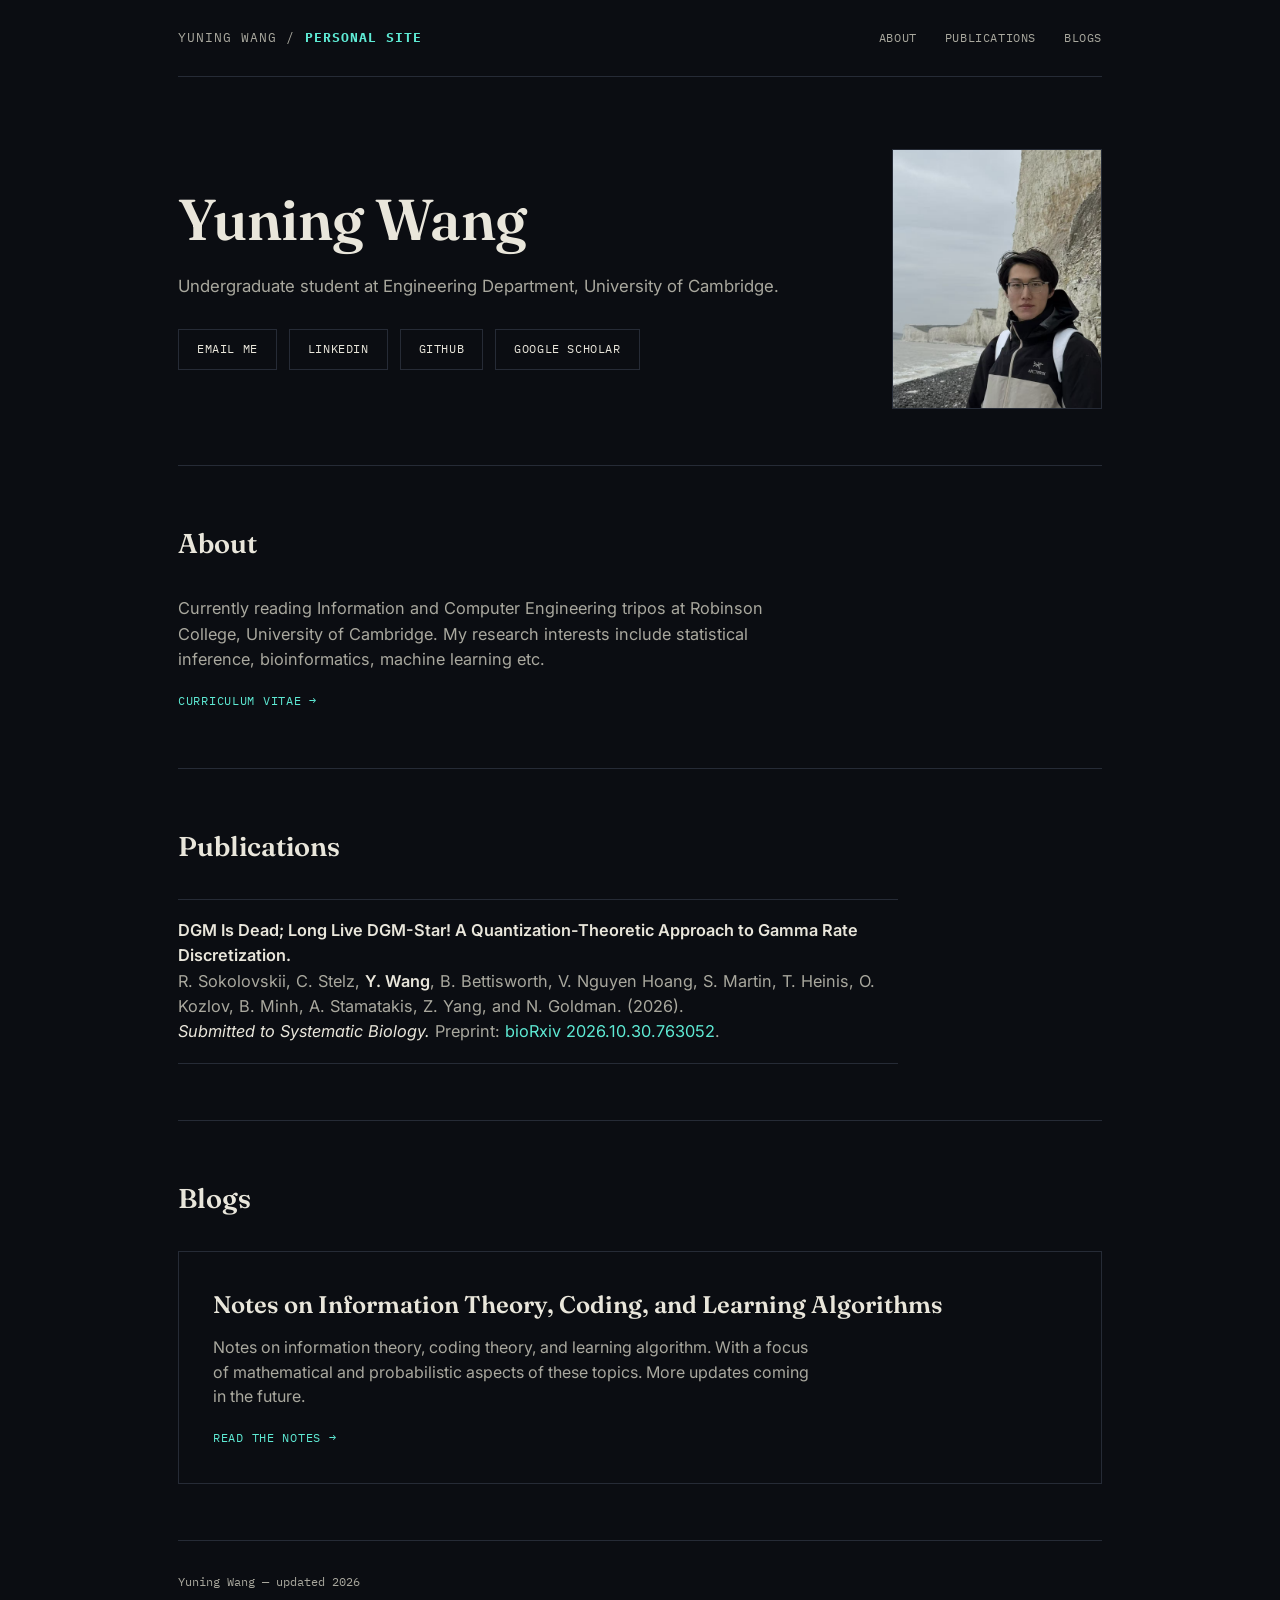
<file: index.html>
<!DOCTYPE html>
<html lang="en">
<head>
<meta charset="UTF-8">
<meta name="viewport" content="width=device-width, initial-scale=1.0">
<title>Yuning Wang</title>
<link rel="preconnect" href="https://fonts.googleapis.com">
<link href="https://fonts.googleapis.com/css2?family=Fraunces:opsz,wght@9..144,500;9..144,600&family=Inter:wght@400;500&family=IBM+Plex+Mono:wght@400;500&display=swap" rel="stylesheet">
<link rel="stylesheet" href="style.css">
</head>
<body>

<div class="wrap">
  <div class="topbar">
    <div class="brand">Yuning Wang / <strong>personal site</strong></div>
    <nav class="nav-links">
      <a href="#about">About</a>
      <a href="#publications">Publications</a>
      <a href="#blogs">Blogs</a>
    </nav>
  </div>

  <!-- ============ HERO ============ -->
  <section class="hero hero-split">
    <div class="hero-text">
      <h1>Yuning Wang</h1>
      <p>
        Undergraduate student at Engineering Department, University of Cambridge.
      </p>

      <div class="hero-links">
        <a class="btn" href="mailto:wangyuning20@gmail.com,yw751@cam.ac.uk">Email me</a>
        <a class="btn" href="https://www.linkedin.com/in/yuning-wang-02533724b" target="_blank">LinkedIn</a>
        <a class="btn" href="https://github.com/yuningww" target="_blank">GitHub</a>
        <a class="btn" href="https://scholar.google.com/citations?user=HOQuebcAAAAJ&hl=en" target="_blank">Google Scholar</a>
      </div>
    </div>

    <div class="hero-photo">
      <img src="images/profile.jpg" alt="Yuning Wang">
    </div>
  </section>

  <!-- ============ ABOUT ============ -->
  <section class="section" id="about">
    <div class="section-head">
      <h2>About</h2>
    </div>

    <p class="about-text">
      Currently reading Information and Computer Engineering tripos at Robinson College, University of Cambridge. My research interests include statistical inference, bioinformatics, machine learning etc.
    </p>

    <!-- CV lives at the site root as cv.pdf -->
    <a class="read-more" href="cv.pdf" target="_blank">Curriculum Vitae →</a>
  </section>

  <!-- ============ PUBLICATIONS ============ -->
  <section class="section" id="publications">
    <div class="section-head">
      <h2>Publications</h2>
    </div>

    <ul class="pub-list">
      <li class="pub-item">
        <strong>DGM Is Dead; Long Live DGM-Star! A Quantization-Theoretic Approach to Gamma Rate Discretization.</strong><br>
        R. Sokolovskii, C. Stelz, <strong>Y. Wang</strong>, B. Bettisworth, V. Nguyen Hoang, S. Martin, T. Heinis, O. Kozlov, B. Minh, A. Stamatakis, Z. Yang, and N. Goldman. (2026). <br>
        <em>Submitted to Systematic Biology.</em>
        Preprint: <a href="https://doi.org/10.64898/2026.10.30.763052" target="_blank">bioRxiv 2026.10.30.763052</a>.
      </li>
    </ul>
  </section>

  <!-- ============ NOTES (links out to /notes/) ============ -->
  <section class="section" id="blogs">
    <div class="section-head">
      <h2>Blogs</h2>
    </div>

    <a class="featured-card" href="notes/index.html">
      <h3>Notes on Information Theory, Coding, and Learning Algorithms</h3>
      <p>Notes on information theory, coding theory, and learning algorithm. With a focus of mathematical and probabilistic aspects of these topics. More updates coming in the future.
      </p>
      <span class="topic-open">Read the notes →</span>
    </a>
  </section>

  <footer>Yuning Wang — updated 2026</footer>
</div>

</body>
</html>
</file>
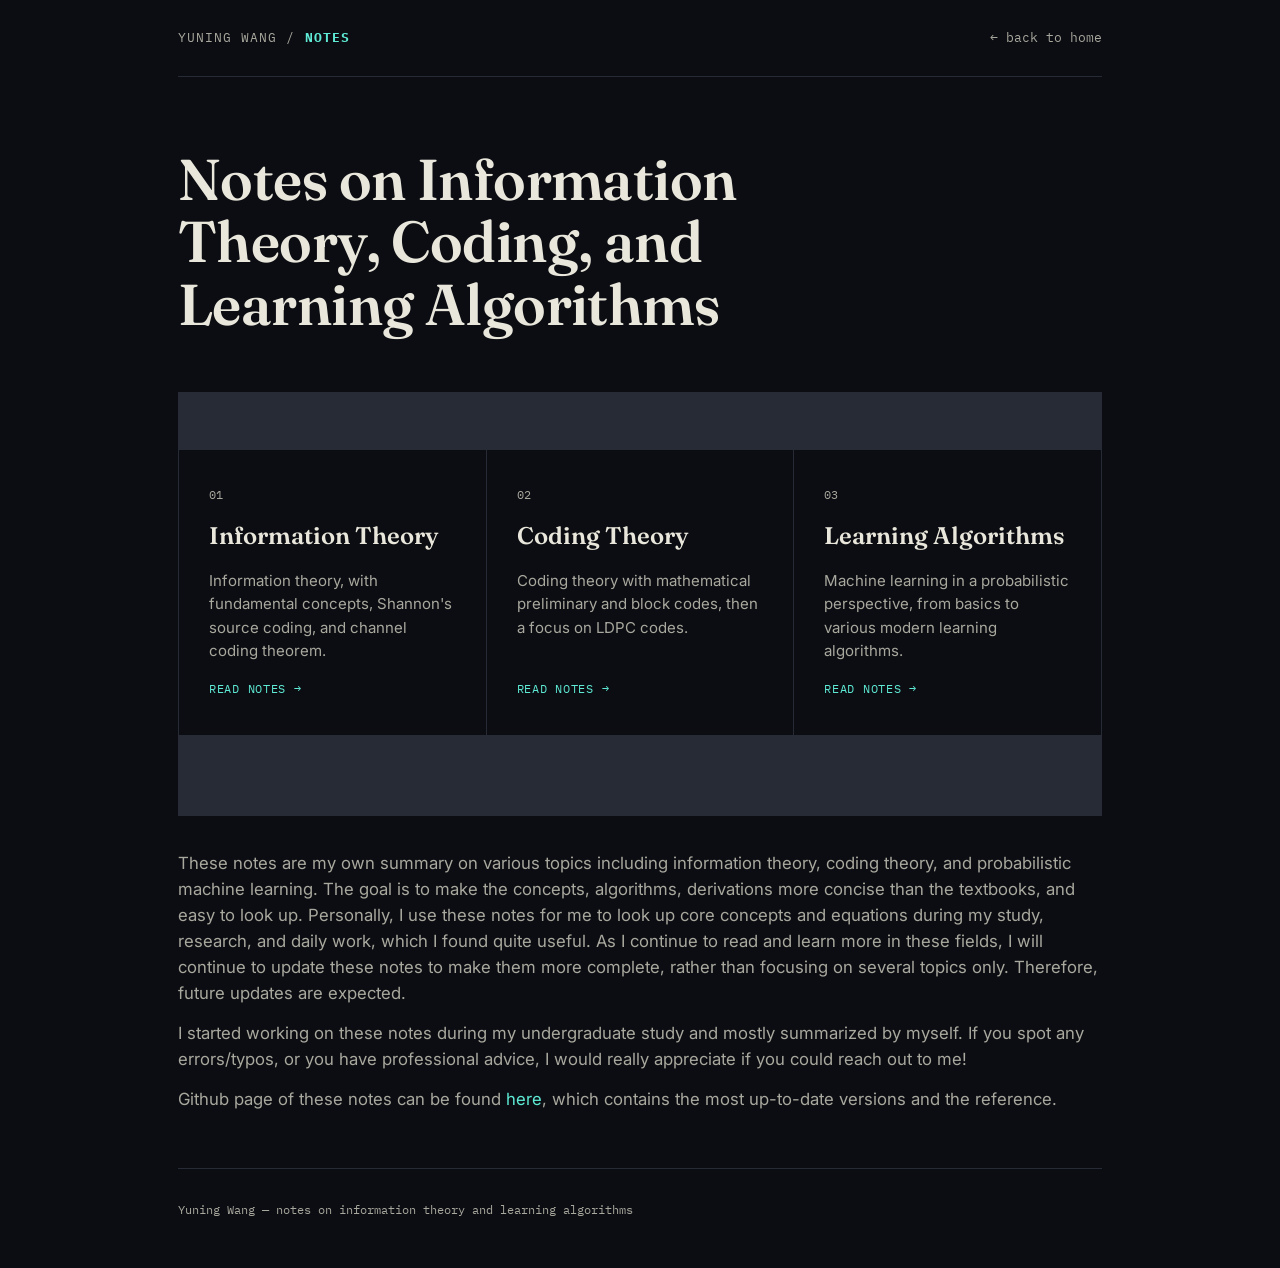
<file: notes/index.html>
<!DOCTYPE html>
<html lang="en">
<head>
<meta charset="UTF-8">
<meta name="viewport" content="width=device-width, initial-scale=1.0">
<title>Notes — Yuning Wang</title>
<link rel="preconnect" href="https://fonts.googleapis.com">
<link href="https://fonts.googleapis.com/css2?family=Fraunces:opsz,wght@9..144,500;9..144,600&family=Inter:wght@400;500&family=IBM+Plex+Mono:wght@400;500&display=swap" rel="stylesheet">
<link rel="stylesheet" href="../style.css">
</head>
<body>

<div class="wrap">
  <div class="topbar">
    <a class="brand" href="../index.html">Yuning Wang / <strong>notes</strong></a>
    <a class="back-link" href="../index.html">← back to home</a>
  </div>

  <section class="hero">
    <h1>Notes on Information Theory, Coding, and Learning Algorithms</h1>
  </section>

  <section class="topics">
    <a class="topic-card" href="information-theory.html">
      <div class="topic-index">01</div>
      <h2>Information Theory</h2>
      <p>Information theory, with fundamental concepts, Shannon's source coding, and channel coding theorem.</p>
      <span class="topic-open">Read notes →</span>
    </a>

    <a class="topic-card" href="coding-theory.html">
      <div class="topic-index">02</div>
      <h2>Coding Theory</h2>
      <p>Coding theory with mathematical preliminary and block codes, then a focus on LDPC codes.</p>
      <span class="topic-open">Read notes →</span>
    </a>

    <a class="topic-card" href="learning-algorithms.html">
      <div class="topic-index">03</div>
      <h2>Learning Algorithms</h2>
      <p>Machine learning in a probabilistic perspective, from basics to various modern learning algorithms.</p>
      <span class="topic-open">Read notes →</span>
    </a>
  </section>

  <section class="notes-intro">
    <div class="hero-intro">
      <p>
      <br>
      These notes are my own summary on various topics including information theory, coding theory, and probabilistic machine learning. The goal is to make the concepts, algorithms, derivations more concise than the textbooks, and easy to look up.
      Personally, I use these notes for me to look up core concepts and equations during my study, research, and daily work, which I found quite useful.
      As I continue to read and learn more in these fields, I will continue to update these notes to make them more complete, rather than focusing on several topics only. Therefore, future updates are expected.
      </p>
      <p>
      I started working on these notes during my undergraduate study and mostly summarized by myself. If you spot any errors/typos, or you have professional advice, I would really appreciate if you could reach out to me!
      </p>
      <p>
      Github page of these notes can be found <a href="https://github.com/yuningww/Notes-on-InformationTheory-and-LearningAlgorithms">here</a>, which contains the most up-to-date versions and the reference.
      </p>
    </div>
  </section>

  <footer>Yuning Wang — notes on information theory and learning algorithms</footer>
</div>

</body>
</html>
</file>
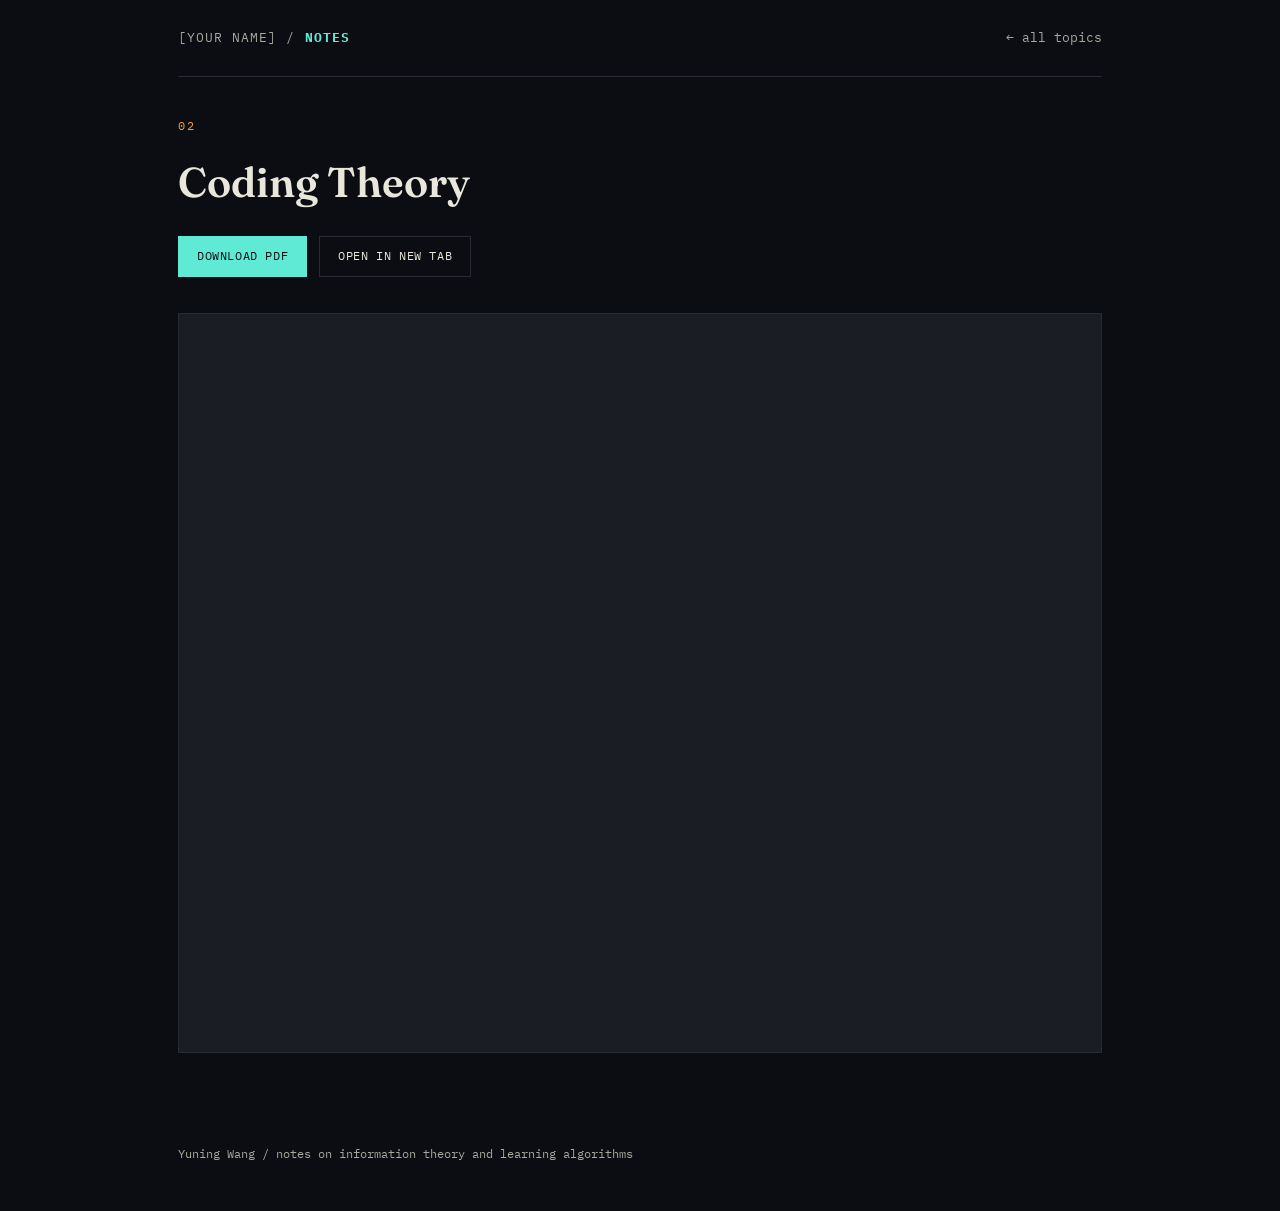
<file: notes/coding-theory.html>
<!DOCTYPE html>
<html lang="en">
<head>
<meta charset="UTF-8">
<meta name="viewport" content="width=device-width, initial-scale=1.0">
<title>Coding Theory — Notes</title>
<link rel="preconnect" href="https://fonts.googleapis.com">
<link href="https://fonts.googleapis.com/css2?family=Fraunces:opsz,wght@9..144,500;9..144,600&family=Inter:wght@400;500&family=IBM+Plex+Mono:wght@400;500&display=swap" rel="stylesheet">
<link rel="stylesheet" href="../style.css">
</head>
<body>

<div class="wrap">
  <div class="topbar">
    <a class="brand" href="../index.html">[your name] / <strong>notes</strong></a>
    <a class="back-link" href="index.html">← all topics</a>
  </div>

  <div class="reader-header">
    <div class="eyebrow">02</div>
    <h1>Coding Theory</h1>
    <div class="reader-actions">
      <a class="btn primary" href="pdfs/coding_notes.pdf" download>Download PDF</a>
      <a class="btn" href="pdfs/coding_notes.pdf" target="_blank">Open in new tab</a>
    </div>
  </div>

  <div class="pdf-frame-wrap">
    <iframe src="pdfs/coding_notes.pdf" title="Coding Theory notes">
      <p class="pdf-fallback">Your browser can't display embedded PDFs. <a href="pdfs/coding_notes.pdf">Download the PDF</a> instead.</p>
    </iframe>
  </div>

  <footer>Yuning Wang / notes on information theory and learning algorithms</footer>
</div>

</body>
</html>
</file>
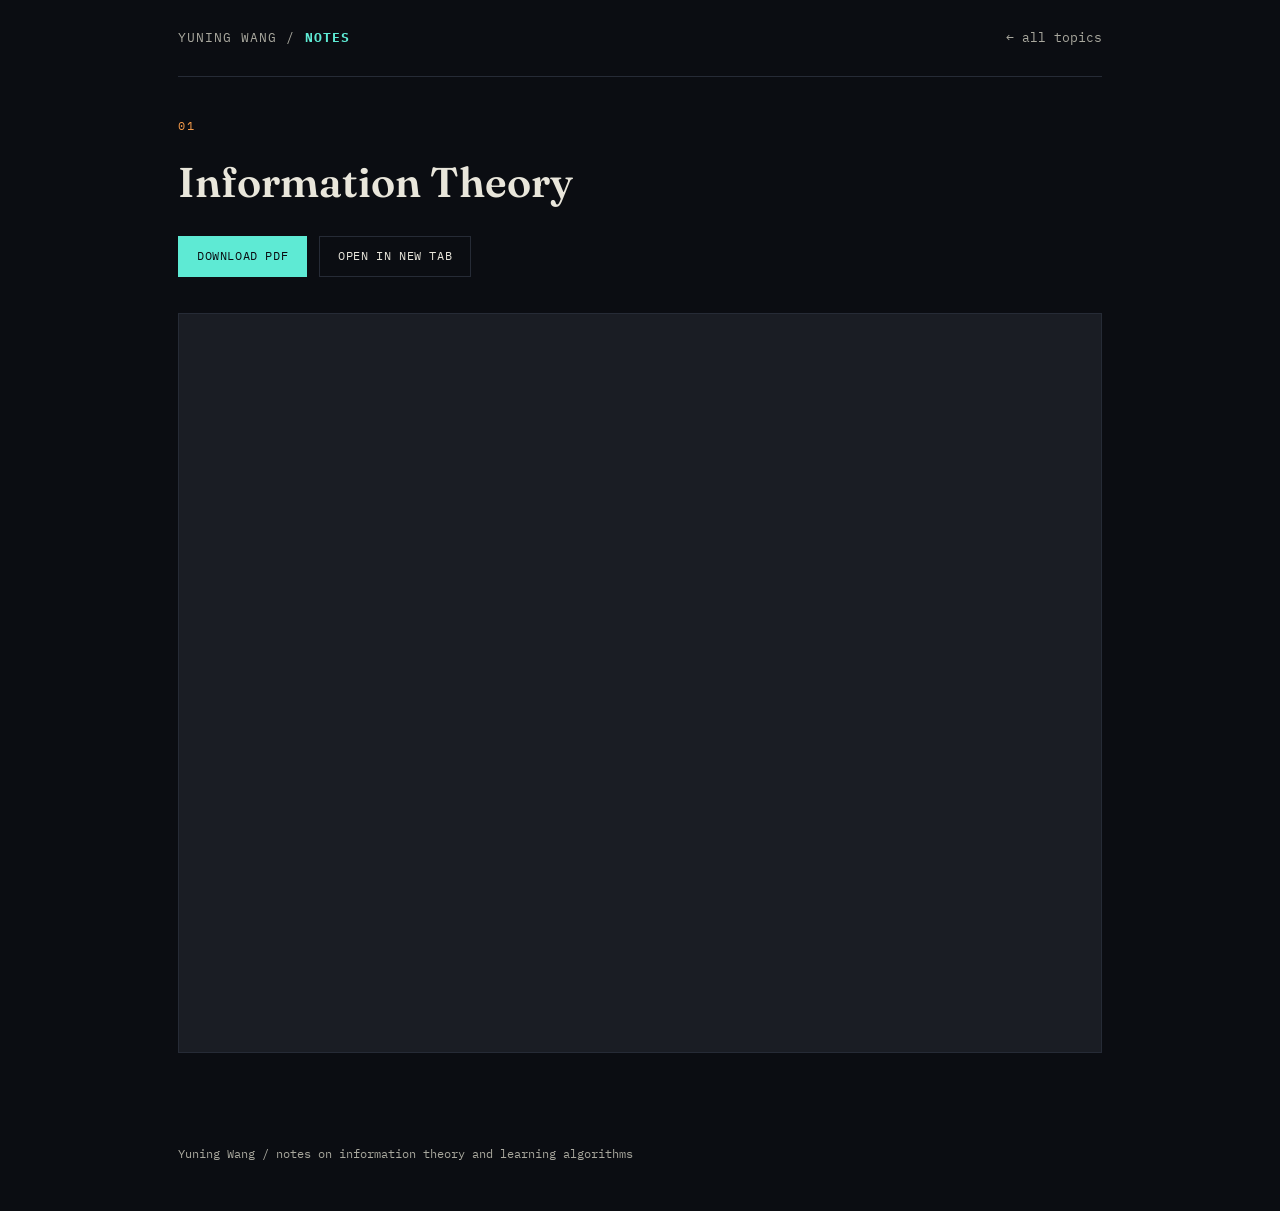
<file: notes/information-theory.html>
<!DOCTYPE html>
<html lang="en">
<head>
<meta charset="UTF-8">
<meta name="viewport" content="width=device-width, initial-scale=1.0">
<title>Information Theory — Notes</title>
<link rel="preconnect" href="https://fonts.googleapis.com">
<link href="https://fonts.googleapis.com/css2?family=Fraunces:opsz,wght@9..144,500;9..144,600&family=Inter:wght@400;500&family=IBM+Plex+Mono:wght@400;500&display=swap" rel="stylesheet">
<link rel="stylesheet" href="../style.css">
</head>
<body>

<div class="wrap">
  <div class="topbar">
    <a class="brand" href="../index.html">Yuning Wang / <strong>notes</strong></a>
    <a class="back-link" href="index.html">← all topics</a>
  </div>

  <div class="reader-header">
    <div class="eyebrow">01</div>
    <h1>Information Theory</h1>
    <div class="reader-actions">
      <a class="btn primary" href="pdfs/information_theory_notes.pdf" download>Download PDF</a>
      <a class="btn" href="pdfs/information_theory_notes.pdf" target="_blank">Open in new tab</a>
    </div>
  </div>

  <div class="pdf-frame-wrap">
    <iframe src="pdfs/information_theory_notes.pdf" title="Information Theory notes">
      <p class="pdf-fallback">Your browser can't display embedded PDFs. <a href="pdfs/information_theory_notes.pdf">Download the PDF</a> instead.</p>
    </iframe>
  </div>

  <footer>Yuning Wang / notes on information theory and learning algorithms</footer>
</div>

</body>
</html>
</file>
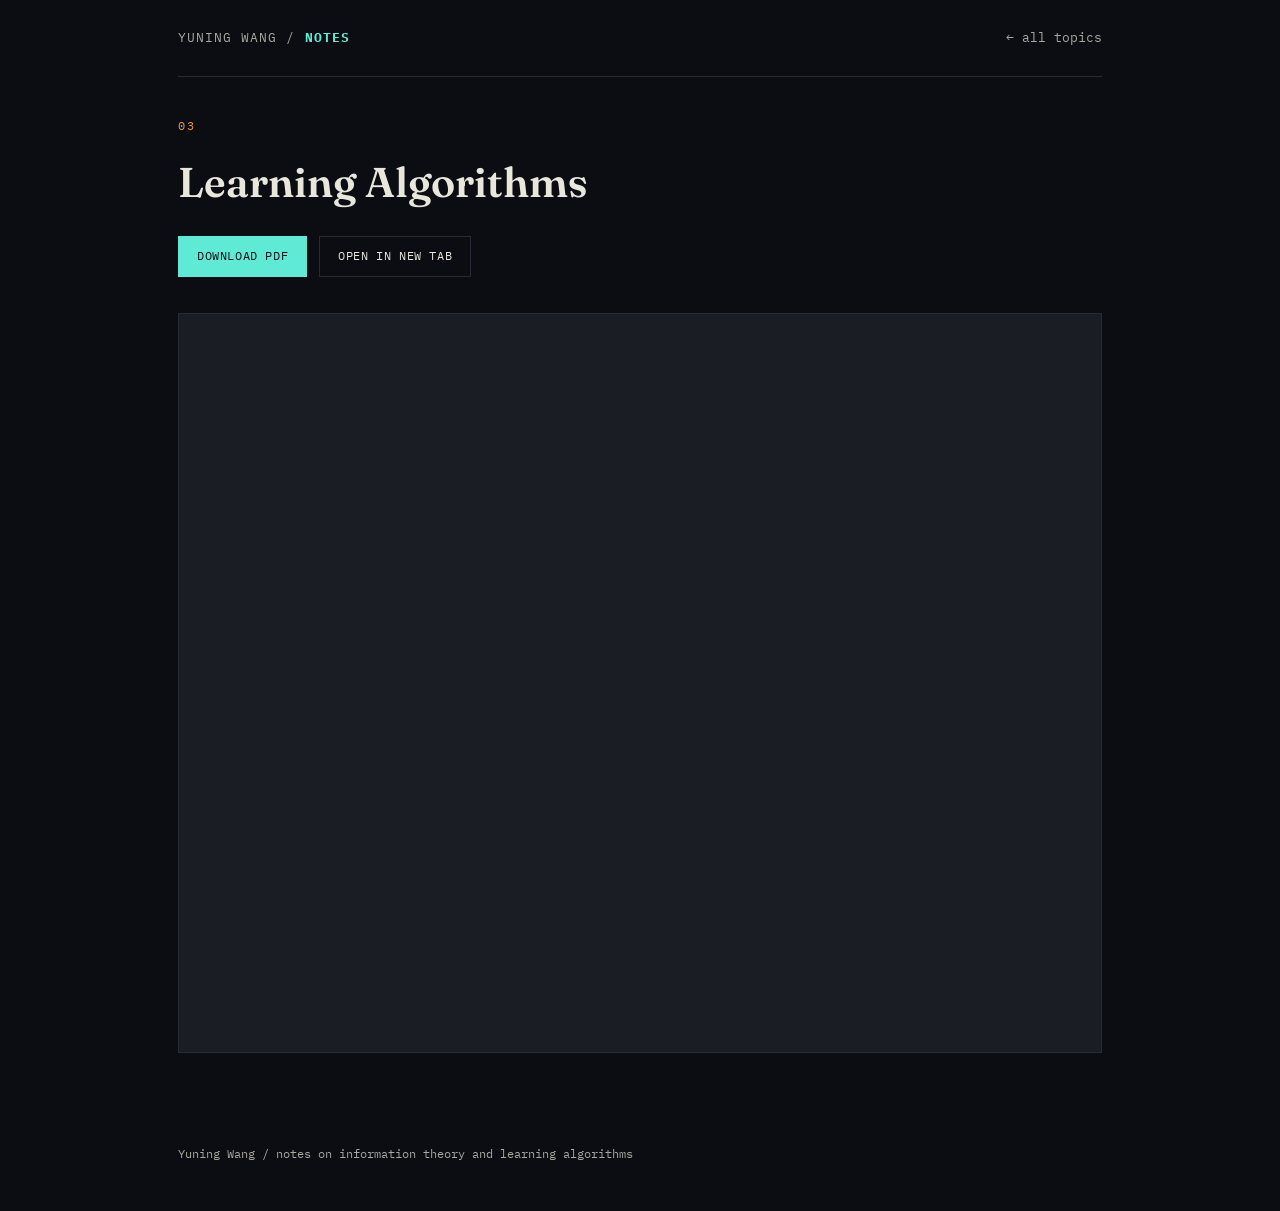
<file: notes/learning-algorithms.html>
<!DOCTYPE html>
<html lang="en">
<head>
<meta charset="UTF-8">
<meta name="viewport" content="width=device-width, initial-scale=1.0">
<title>Learning Algorithms — Notes</title>
<link rel="preconnect" href="https://fonts.googleapis.com">
<link href="https://fonts.googleapis.com/css2?family=Fraunces:opsz,wght@9..144,500;9..144,600&family=Inter:wght@400;500&family=IBM+Plex+Mono:wght@400;500&display=swap" rel="stylesheet">
<link rel="stylesheet" href="../style.css">
</head>
<body>

<div class="wrap">
  <div class="topbar">
    <a class="brand" href="../index.html">Yuning Wang / <strong>notes</strong></a>
    <a class="back-link" href="index.html">← all topics</a>
  </div>

  <div class="reader-header">
    <div class="eyebrow">03</div>
    <h1>Learning Algorithms</h1>
    <div class="reader-actions">
      <a class="btn primary" href="pdfs/learning_notes.pdf" download>Download PDF</a>
      <a class="btn" href="pdfs/learning_notes.pdf" target="_blank">Open in new tab</a>
    </div>
  </div>

  <div class="pdf-frame-wrap">
    <iframe src="pdfs/learning_notes.pdf" title="Learning Algorithms notes">
      <p class="pdf-fallback">Your browser can't display embedded PDFs. <a href="pdfs/learning_notes.pdf">Download the PDF</a> instead.</p>
    </iframe>
  </div>

  <footer>Yuning Wang / notes on information theory and learning algorithms</footer>
</div>

</body>
</html>
</file>
<file: style.css>
:root {
  --ink: #0b0d12;
  --ink-2: #12151d;
  --paper: #e9e6db;
  --paper-dim: #a9a89e;
  --signal: #5eead4;
  --noise: #f2994a;
  --line: #262b36;
  --font-display: "Fraunces", Georgia, serif;
  --font-body: "Inter", -apple-system, sans-serif;
  --font-mono: "IBM Plex Mono", ui-monospace, monospace;
}

* { box-sizing: border-box; margin: 0; padding: 0; }
html { scroll-behavior: smooth; }

body {
  background: var(--ink);
  color: var(--paper);
  font-family: var(--font-body);
  line-height: 1.55;
  min-height: 100vh;
}

a { color: inherit; text-decoration: none; }

.wrap {
  max-width: 980px;
  margin: 0 auto;
  padding: 0 28px;
}

/* ---------- top bar ---------- */
.topbar {
  display: flex;
  align-items: center;
  justify-content: space-between;
  padding: 28px 0;
  border-bottom: 1px solid var(--line);
}

.brand {
  font-family: var(--font-mono);
  font-size: 13px;
  letter-spacing: 0.08em;
  text-transform: uppercase;
  color: var(--paper-dim);
}
.brand strong { color: var(--signal); }
.brand:hover { color: var(--signal); }

.nav-links {
  display: flex;
  gap: 28px;
  font-family: var(--font-mono);
  font-size: 12px;
  letter-spacing: 0.05em;
  text-transform: uppercase;
}
.nav-links a { color: var(--paper-dim); transition: color 0.15s ease; }
.nav-links a:hover { color: var(--signal); }

.back-link {
  font-family: var(--font-mono);
  font-size: 13px;
  color: var(--paper-dim);
  display: inline-flex;
  align-items: center;
  gap: 8px;
  transition: color 0.15s ease;
}
.back-link:hover { color: var(--signal); }

/* ---------- hero (shared shape, used on home + notes landing) ---------- */
.hero {
  padding: 72px 0 56px;
  border-bottom: 1px solid var(--line);
  position: relative;
}

/* home page hero: text left, photo right */
.hero-split {
  display: flex;
  align-items: center;
  justify-content: space-between;
  gap: 48px;
}

.hero-text { flex: 1 1 auto; min-width: 0; }

.hero-photo {
  flex: 0 0 auto;
  width: 210px;
  height: 260px;
  border: 1px solid var(--line);
  overflow: hidden;
  background: var(--ink-2);
}

.hero-photo img {
  width: 100%;
  height: 100%;
  object-fit: cover;
  display: block;
  filter: grayscale(0.25);
  transition: filter 0.25s ease;
}
.hero-photo:hover img { filter: grayscale(0); }

@media (max-width: 760px) {
  .hero-split { flex-direction: column-reverse; align-items: flex-start; gap: 32px; }
  .hero-photo { width: 160px; height: 200px; }
}

.eyebrow {
  font-family: var(--font-mono);
  font-size: 12px;
  letter-spacing: 0.14em;
  text-transform: uppercase;
  color: var(--noise);
  margin-bottom: 18px;
}

.hero h1 {
  font-family: var(--font-display);
  font-weight: 600;
  font-size: clamp(2.4rem, 5vw, 3.6rem);
  line-height: 1.08;
  letter-spacing: -0.01em;
  max-width: 16ch;
}

.hero p {
  margin-top: 22px;
  max-width: 56ch;
  color: var(--paper-dim);
  font-size: 1.05rem;
}

/* notes landing: multi-paragraph intro that fills the column */
.hero-intro { margin-top: 22px; }
.hero-intro p {
  max-width: none;
  margin-top: 0;
  color: var(--paper-dim);
  font-size: 1.05rem;
}
.notes-intro { padding: 8px 0 56px; border-bottom: 1px solid var(--line); }
.notes-intro .hero-intro { margin-top: 0; }
.hero-intro p + p { margin-top: 14px; }
.hero-intro a {
  color: var(--signal);
  overflow-wrap: anywhere;
}
.hero-intro a:hover { text-decoration: underline; }

.hero-links {
  margin-top: 30px;
  display: flex;
  flex-wrap: wrap;
  gap: 12px;
}

/* ---------- generic section ---------- */
.section {
  padding: 56px 0;
  border-bottom: 1px solid var(--line);
}

.section-head {
  display: flex;
  align-items: baseline;
  justify-content: space-between;
  margin-bottom: 32px;
}

.section-head h2 {
  font-family: var(--font-display);
  font-size: 1.7rem;
  font-weight: 600;
}

.section-head .eyebrow { margin-bottom: 0; }

/* ---------- about / education ---------- */
.about-text {
  max-width: 62ch;
  color: var(--paper-dim);
  font-size: 1.02rem;
}

.about-text strong { color: var(--paper); font-weight: 500; }

.read-more {
  margin-top: 20px;
  font-family: var(--font-mono);
  font-size: 12px;
  letter-spacing: 0.06em;
  text-transform: uppercase;
  color: var(--signal);
  display: inline-flex;
  align-items: center;
  gap: 8px;
  transition: gap 0.15s ease;
}
.read-more:hover { gap: 12px; }

.edu-list {
  margin-top: 32px;
  display: flex;
  flex-direction: column;
}

.edu-item {
  display: flex;
  justify-content: space-between;
  gap: 20px;
  padding: 18px 0;
  border-top: 1px solid var(--line);
}
.edu-item:last-child { border-bottom: 1px solid var(--line); }

.edu-item .edu-main h3 {
  font-family: var(--font-display);
  font-size: 1.1rem;
  font-weight: 600;
}
.edu-item .edu-main p {
  color: var(--paper-dim);
  font-size: 0.92rem;
  margin-top: 4px;
}
.edu-item .edu-date {
  font-family: var(--font-mono);
  font-size: 12px;
  color: var(--paper-dim);
  white-space: nowrap;
}

.item-details {
  margin-top: 10px;
  padding-left: 18px;
  max-width: 62ch;
  color: var(--paper-dim);
  font-size: 0.92rem;
  line-height: 1.55;
}
.item-details li { margin-top: 4px; }
.item-details li::marker { color: var(--line); }

/* ---------- publications ---------- */
.pub-list { list-style: none; }

.pub-item {
  max-width: 72ch;
  color: var(--paper-dim);
  font-size: 1.02rem;
  padding: 18px 0;
  border-top: 1px solid var(--line);
}
.pub-item:last-child { border-bottom: 1px solid var(--line); }
.pub-item strong { color: var(--paper); font-weight: 600; }
.pub-item em { color: var(--paper); }
.pub-item a { color: var(--signal); }
.pub-item a:hover { text-decoration: underline; }

/* ---------- featured notes card (home page) ---------- */
.featured-card {
  display: block;
  border: 1px solid var(--line);
  padding: 34px;
  transition: background 0.2s ease;
}
.featured-card:hover { background: var(--ink-2); }

.featured-card .topic-index {
  font-family: var(--font-mono);
  font-size: 12px;
  color: var(--paper-dim);
  margin-bottom: 14px;
}

.featured-card h3 {
  font-family: var(--font-display);
  font-size: 1.5rem;
  font-weight: 600;
}

.featured-card p {
  margin-top: 12px;
  color: var(--paper-dim);
  max-width: 60ch;
}

.featured-card .topic-open {
  margin-top: 20px;
  font-family: var(--font-mono);
  font-size: 12px;
  letter-spacing: 0.06em;
  text-transform: uppercase;
  color: var(--signal);
  display: inline-flex;
  align-items: center;
  gap: 8px;
}
.featured-card:hover .topic-open { gap: 12px; transition: gap 0.15s ease; }

/* ---------- topic cards (notes landing) ---------- */
.topics {
  padding: 56px 0 80px;
  display: grid;
  grid-template-columns: repeat(3, 1fr);
  gap: 1px;
  background: var(--line);
  border: 1px solid var(--line);
}
@media (max-width: 760px) { .topics { grid-template-columns: 1fr; } }

.topic-card {
  background: var(--ink);
  padding: 36px 30px;
  display: flex;
  flex-direction: column;
  gap: 18px;
  transition: background 0.2s ease;
}
.topic-card:hover { background: var(--ink-2); }
.topic-index {
  font-family: var(--font-mono);
  font-size: 12px;
  color: var(--paper-dim);
}
.topic-card h2 {
  font-family: var(--font-display);
  font-size: 1.5rem;
  font-weight: 600;
  line-height: 1.2;
}
.topic-card p {
  color: var(--paper-dim);
  font-size: 0.94rem;
  flex-grow: 1;
}
.topic-open {
  font-family: var(--font-mono);
  font-size: 12px;
  letter-spacing: 0.06em;
  text-transform: uppercase;
  color: var(--signal);
  display: inline-flex;
  align-items: center;
  gap: 8px;
}
.topic-card:hover .topic-open { gap: 12px; transition: gap 0.15s ease; }

/* ---------- contact ---------- */
.contact-list {
  display: flex;
  flex-wrap: wrap;
  gap: 14px;
}

/* ---------- buttons ---------- */
.btn {
  font-family: var(--font-mono);
  font-size: 12px;
  letter-spacing: 0.05em;
  text-transform: uppercase;
  padding: 10px 18px;
  border: 1px solid var(--line);
  display: inline-flex;
  align-items: center;
  gap: 8px;
  transition: border-color 0.15s ease, color 0.15s ease;
}
.btn:hover { border-color: var(--signal); color: var(--signal); }
.btn.primary { background: var(--signal); color: var(--ink); border-color: var(--signal); }
.btn.primary:hover { opacity: 0.88; color: var(--ink); }

/* ---------- footer ---------- */
footer {
  padding: 32px 0 48px;
  font-family: var(--font-mono);
  font-size: 12px;
  color: var(--paper-dim);
}

/* ---------- reader page (notes topic pages) ---------- */
.reader-header { padding: 40px 0 28px; }
.reader-header .eyebrow { margin-bottom: 14px; }
.reader-header h1 {
  font-family: var(--font-display);
  font-size: clamp(1.8rem, 4vw, 2.6rem);
  font-weight: 600;
  max-width: 22ch;
}
.reader-header p {
  margin-top: 14px;
  color: var(--paper-dim);
  max-width: 60ch;
}
.reader-actions { margin-top: 22px; display: flex; gap: 12px; }

.pdf-frame-wrap {
  border: 1px solid var(--line);
  margin: 8px 0 60px;
  background: #1a1d24;
}
.pdf-frame-wrap iframe {
  width: 100%;
  height: 82vh;
  border: none;
  display: block;
}
.pdf-fallback {
  padding: 60px 30px;
  text-align: center;
  color: var(--paper-dim);
  font-family: var(--font-mono);
  font-size: 13px;
}
</file>
